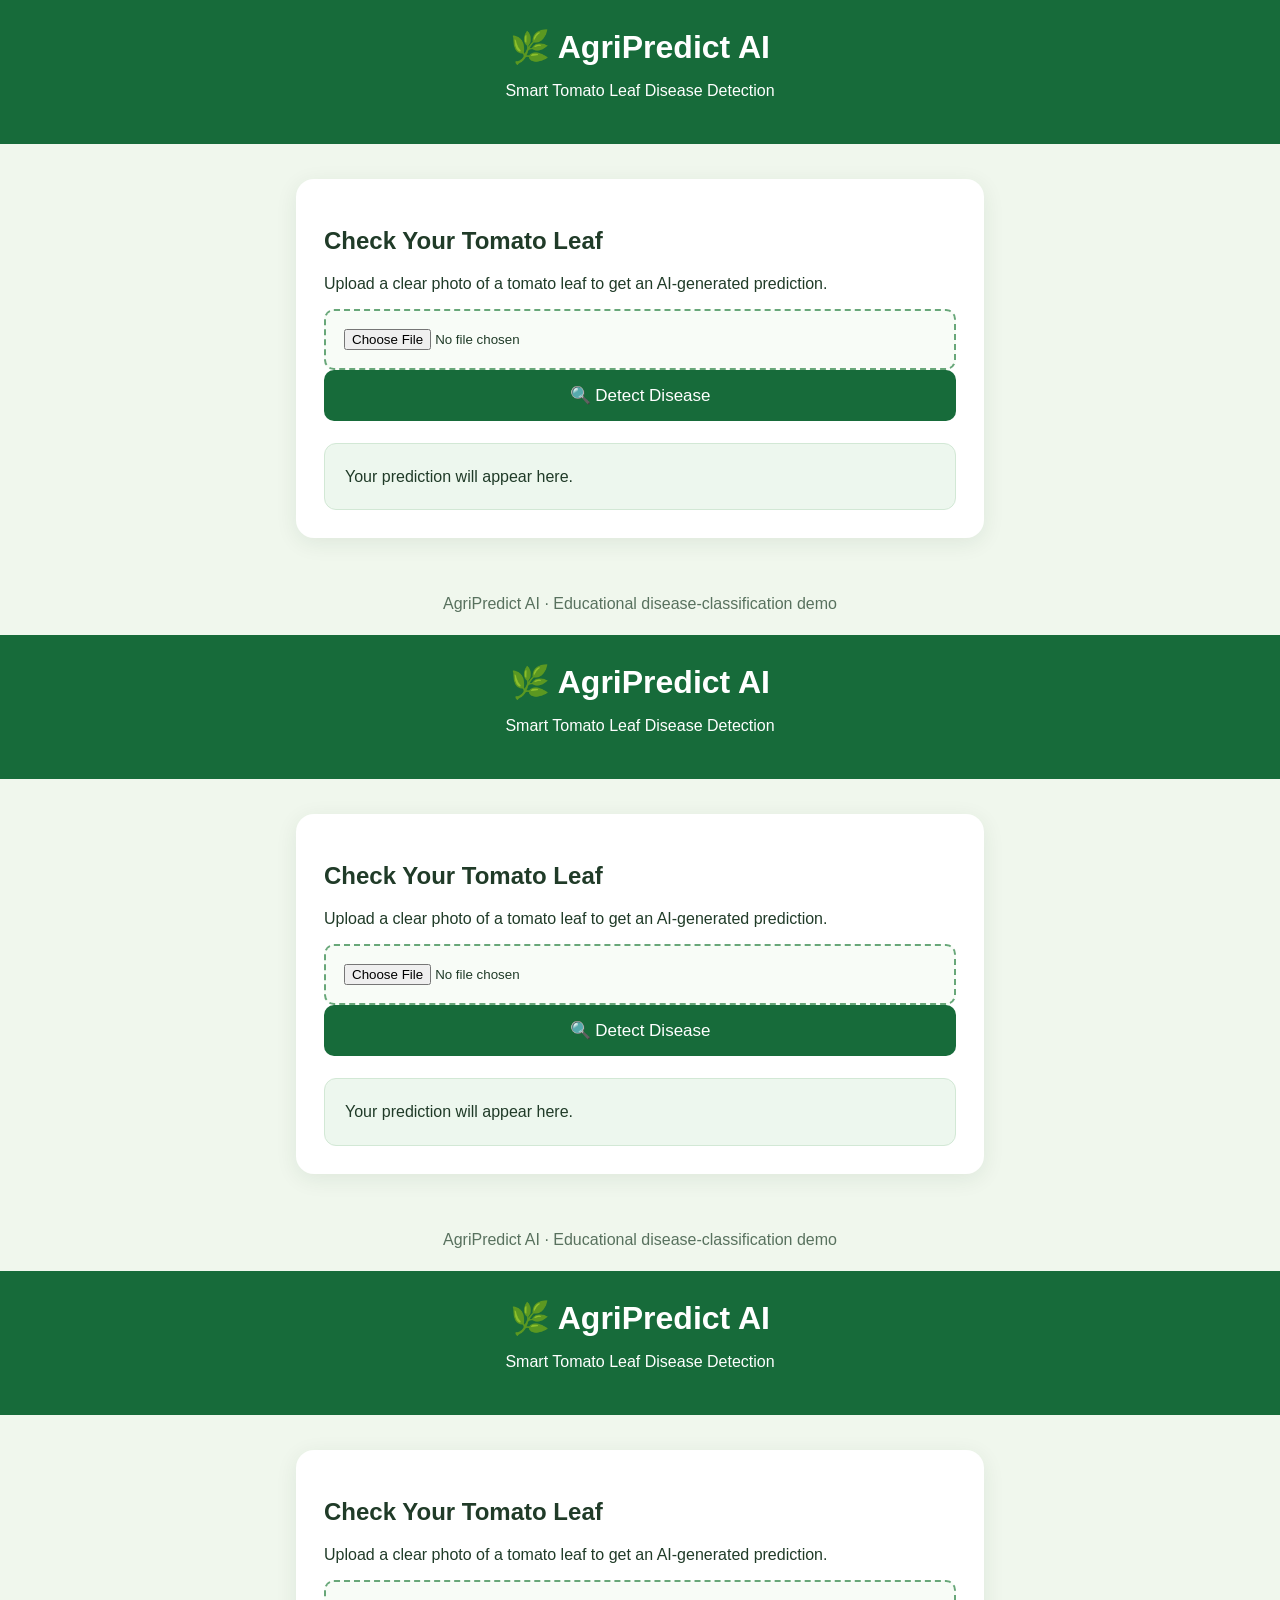
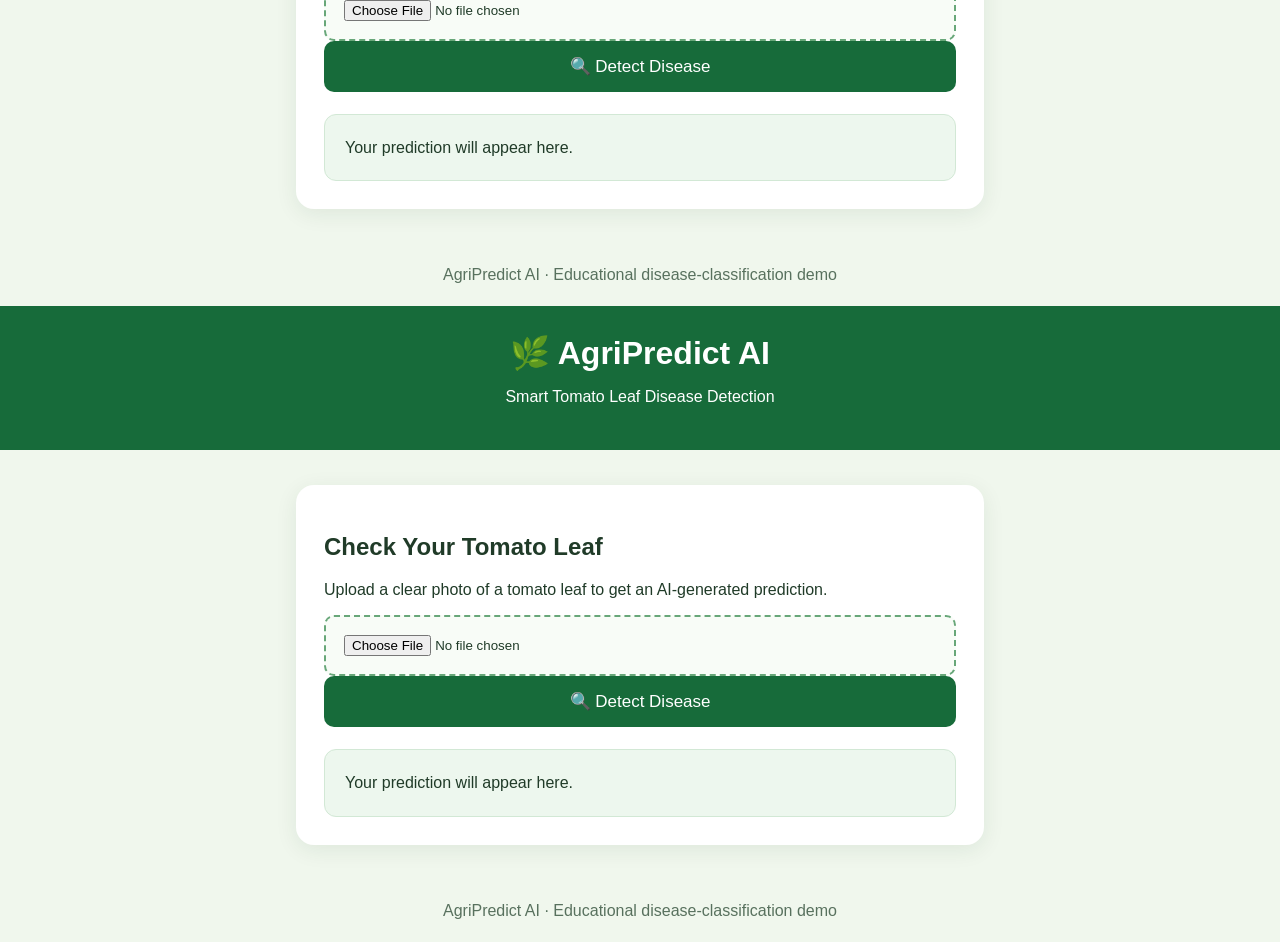
<file: index.html>
<!DOCTYPE html>
<html lang="en">
<head>
<meta charset="UTF-8">
<meta name="viewport" content="width=device-width, initial-scale=1.0">
<title>AgriPredict AI | Tomato Disease Detection</title>
<style>
*{box-sizing:border-box}
body{margin:0;font-family:Arial,sans-serif;background:#f0f7ed;color:#203b28}
header{background:#176b3a;color:white;text-align:center;padding:28px 16px}
header h1{margin:0 0 8px}
main{max-width:720px;margin:35px auto;padding:0 16px}
.panel{background:white;padding:28px;border-radius:18px;box-shadow:0 5px 22px #173e2215}
.upload{display:block;width:100%;padding:18px;border:2px dashed #68a779;border-radius:10px;background:#f8fcf7;cursor:pointer}
img{display:block;max-width:100%;max-height:320px;margin:20px auto;border-radius:12px}
button{width:100%;padding:15px;border:0;border-radius:10px;background:#176b3a;color:white;font-size:17px;cursor:pointer}
button:disabled{opacity:.6;cursor:wait}
#result{margin-top:22px;padding:20px;border-radius:12px;background:#edf7ee;border:1px solid #d2e8d5;overflow-wrap:anywhere;line-height:1.6}
#result h3{margin-top:0;color:#176b3a;font-size:22px}
.confidence-track{width:100%;height:13px;background:#d8e6da;border-radius:20px;overflow:hidden;margin:10px 0 16px}
.confidence-fill{height:100%;background:#238348;border-radius:20px;transition:width .5s ease}
.warning{padding:12px;border-radius:8px;background:#fff4d6;color:#72520b;margin-top:14px}
.hidden{display:none}
footer{text-align:center;padding:22px;color:#58715e}
</style>
</head>
<body>
<header>
<h1>🌿 AgriPredict AI</h1>
<p>Smart Tomato Leaf Disease Detection</p>
</header>
<main>
<section class="panel">
<h2>Check Your Tomato Leaf</h2>
<p>Upload a clear photo of a tomato leaf to get an AI-generated prediction.</p>
<input class="upload" type="file" id="imageInput" accept="image/*">
<img id="preview" class="hidden" alt="Selected tomato leaf">
<button id="predictButton" type="button">🔍 Detect Disease</button>
<div id="result" role="status" aria-live="polite">Your prediction will appear here.</div>
</section>
</main>
<footer>AgriPredict AI · Educational disease-classification demo</footer>
<script>
const input=document.getElementById("imageInput");
const preview=document.getElementById("preview");
const button=document.getElementById("predictButton");
const result=document.getElementById("result");
let previewUrl=null;

input.addEventListener("change",()=>{
    const file=input.files[0];
    if(!file){preview.classList.add("hidden");return;}
    if(!file.type.startsWith("image/")){
        result.textContent="Please choose a valid image file.";
        input.value="";
        preview.classList.add("hidden");
        return;
    }
    if(previewUrl)URL.revokeObjectURL(previewUrl);
    previewUrl=URL.createObjectURL(file);
    preview.src=previewUrl;
    preview.classList.remove("hidden");
    result.textContent="Image selected. Click Detect Disease.";
});

button.addEventListener("click",async()=>{
    const file=input.files[0];
    if(!file){result.textContent="Please select a tomato leaf image first.";return;}

    button.disabled=true;
    result.textContent="🌱 Analyzing your image... Please wait.";

    try{
        const imageData=await new Promise((resolve,reject)=>{
            const reader=new FileReader();
            reader.onload=()=>resolve(reader.result);
            reader.onerror=()=>reject(new Error("Could not read image."));
            reader.readAsDataURL(file);
        });

        const response=await fetch("http://127.0.0.1:8001/disease_predict",{
            method:"POST",
            headers:{"Content-Type":"application/json"},
            body:JSON.stringify({image:imageData})
        });

        const data=await response.json();
        if(!response.ok||!data.success)throw new Error(data.error||"Prediction failed.");

        const score=Number(data.confidence);
        result.replaceChildren();

        const heading=document.createElement("h3");
        heading.textContent="🌿 Prediction: "+data.disease;

        const confidence=document.createElement("p");
        confidence.textContent="Model confidence: "+score.toFixed(2)+"%";

        const track=document.createElement("div");
        track.className="confidence-track";
        track.setAttribute("role","progressbar");
        track.setAttribute("aria-valuemin","0");
        track.setAttribute("aria-valuemax","100");
        track.setAttribute("aria-valuenow",String(score));
        track.setAttribute("aria-label","Model confidence");

        const fill=document.createElement("div");
        fill.className="confidence-fill";
        fill.style.width=Math.max(0,Math.min(100,score))+"%";
        track.appendChild(fill);

        const note=document.createElement("p");
        note.textContent="This is an AI-generated prediction, not a confirmed diagnosis.";

        const warning=document.createElement("div");
        warning.className="warning";
        warning.textContent=score<60
          ?"⚠️ Low confidence. Try a clearer leaf photo and consult an agricultural expert."
          :"⚠️ Verify the result with an agricultural expert before choosing treatment. Confidence does not guarantee correctness.";

        result.append(heading,confidence,track,note,warning);
    }catch(error){
        result.textContent="Could not get prediction. Ensure the API is running in the other CMD window. Details: "+error.message;
    }finally{
        button.disabled=false;
    }
});
</script>
</body>
</html><!DOCTYPE html>
<html lang="en">
<head>
<meta charset="UTF-8">
<meta name="viewport" content="width=device-width, initial-scale=1.0">
<title>AgriPredict AI | Tomato Disease Detection</title>
<style>
*{box-sizing:border-box}
body{margin:0;font-family:Arial,sans-serif;background:#f0f7ed;color:#203b28}
header{background:#176b3a;color:white;text-align:center;padding:28px 16px}
header h1{margin:0 0 8px}
main{max-width:720px;margin:35px auto;padding:0 16px}
.panel{background:white;padding:28px;border-radius:18px;box-shadow:0 5px 22px #173e2215}
.upload{display:block;width:100%;padding:18px;border:2px dashed #68a779;border-radius:10px;background:#f8fcf7;cursor:pointer}
img{display:block;max-width:100%;max-height:320px;margin:20px auto;border-radius:12px}
button{width:100%;padding:15px;border:0;border-radius:10px;background:#176b3a;color:white;font-size:17px;cursor:pointer}
button:disabled{opacity:.6;cursor:wait}
#result{margin-top:22px;padding:20px;border-radius:12px;background:#edf7ee;border:1px solid #d2e8d5;overflow-wrap:anywhere;line-height:1.6}
#result h3{margin-top:0;color:#176b3a;font-size:22px}
.confidence-track{width:100%;height:13px;background:#d8e6da;border-radius:20px;overflow:hidden;margin:10px 0 16px}
.confidence-fill{height:100%;background:#238348;border-radius:20px;transition:width .5s ease}
.warning{padding:12px;border-radius:8px;background:#fff4d6;color:#72520b;margin-top:14px}
.hidden{display:none}
footer{text-align:center;padding:22px;color:#58715e}
</style>
</head>
<body>
<header>
<h1>🌿 AgriPredict AI</h1>
<p>Smart Tomato Leaf Disease Detection</p>
</header>
<main>
<section class="panel">
<h2>Check Your Tomato Leaf</h2>
<p>Upload a clear photo of a tomato leaf to get an AI-generated prediction.</p>
<input class="upload" type="file" id="imageInput" accept="image/*">
<img id="preview" class="hidden" alt="Selected tomato leaf">
<button id="predictButton" type="button">🔍 Detect Disease</button>
<div id="result" role="status" aria-live="polite">Your prediction will appear here.</div>
</section>
</main>
<footer>AgriPredict AI · Educational disease-classification demo</footer>
<script>
const input=document.getElementById("imageInput");
const preview=document.getElementById("preview");
const button=document.getElementById("predictButton");
const result=document.getElementById("result");
let previewUrl=null;

input.addEventListener("change",()=>{
    const file=input.files[0];
    if(!file){preview.classList.add("hidden");return;}
    if(!file.type.startsWith("image/")){
        result.textContent="Please choose a valid image file.";
        input.value="";
        preview.classList.add("hidden");
        return;
    }
    if(previewUrl)URL.revokeObjectURL(previewUrl);
    previewUrl=URL.createObjectURL(file);
    preview.src=previewUrl;
    preview.classList.remove("hidden");
    result.textContent="Image selected. Click Detect Disease.";
});

button.addEventListener("click",async()=>{
    const file=input.files[0];
    if(!file){result.textContent="Please select a tomato leaf image first.";return;}

    button.disabled=true;
    result.textContent="🌱 Analyzing your image... Please wait.";

    try{
        const imageData=await new Promise((resolve,reject)=>{
            const reader=new FileReader();
            reader.onload=()=>resolve(reader.result);
            reader.onerror=()=>reject(new Error("Could not read image."));
            reader.readAsDataURL(file);
        });

        const response=await fetch("http://127.0.0.1:8001/disease_predict",{
            method:"POST",
            headers:{"Content-Type":"application/json"},
            body:JSON.stringify({image:imageData})
        });

        const data=await response.json();
        if(!response.ok||!data.success)throw new Error(data.error||"Prediction failed.");

        const score=Number(data.confidence);
        result.replaceChildren();

        const heading=document.createElement("h3");
        heading.textContent="🌿 Prediction: "+data.disease;

        const confidence=document.createElement("p");
        confidence.textContent="Model confidence: "+score.toFixed(2)+"%";

        const track=document.createElement("div");
        track.className="confidence-track";
        track.setAttribute("role","progressbar");
        track.setAttribute("aria-valuemin","0");
        track.setAttribute("aria-valuemax","100");
        track.setAttribute("aria-valuenow",String(score));
        track.setAttribute("aria-label","Model confidence");

        const fill=document.createElement("div");
        fill.className="confidence-fill";
        fill.style.width=Math.max(0,Math.min(100,score))+"%";
        track.appendChild(fill);

        const note=document.createElement("p");
        note.textContent="This is an AI-generated prediction, not a confirmed diagnosis.";

        const warning=document.createElement("div");
        warning.className="warning";
        warning.textContent=score<60
          ?"⚠️ Low confidence. Try a clearer leaf photo and consult an agricultural expert."
          :"⚠️ Verify the result with an agricultural expert before choosing treatment. Confidence does not guarantee correctness.";

        result.append(heading,confidence,track,note,warning);
    }catch(error){
        result.textContent="Could not get prediction. Ensure the API is running in the other CMD window. Details: "+error.message;
    }finally{
        button.disabled=false;
    }
});
</script>
</body>
</html><!DOCTYPE html>
<html lang="en">
<head>
<meta charset="UTF-8">
<meta name="viewport" content="width=device-width, initial-scale=1.0">
<title>AgriPredict AI | Tomato Disease Detection</title>
<style>
*{box-sizing:border-box}
body{margin:0;font-family:Arial,sans-serif;background:#f0f7ed;color:#203b28}
header{background:#176b3a;color:white;text-align:center;padding:28px 16px}
header h1{margin:0 0 8px}
main{max-width:720px;margin:35px auto;padding:0 16px}
.panel{background:white;padding:28px;border-radius:18px;box-shadow:0 5px 22px #173e2215}
.upload{display:block;width:100%;padding:18px;border:2px dashed #68a779;border-radius:10px;background:#f8fcf7;cursor:pointer}
img{display:block;max-width:100%;max-height:320px;margin:20px auto;border-radius:12px}
button{width:100%;padding:15px;border:0;border-radius:10px;background:#176b3a;color:white;font-size:17px;cursor:pointer}
button:disabled{opacity:.6;cursor:wait}
#result{margin-top:22px;padding:20px;border-radius:12px;background:#edf7ee;border:1px solid #d2e8d5;overflow-wrap:anywhere;line-height:1.6}
#result h3{margin-top:0;color:#176b3a;font-size:22px}
.confidence-track{width:100%;height:13px;background:#d8e6da;border-radius:20px;overflow:hidden;margin:10px 0 16px}
.confidence-fill{height:100%;background:#238348;border-radius:20px;transition:width .5s ease}
.warning{padding:12px;border-radius:8px;background:#fff4d6;color:#72520b;margin-top:14px}
.hidden{display:none}
footer{text-align:center;padding:22px;color:#58715e}
</style>
</head>
<body>
<header>
<h1>🌿 AgriPredict AI</h1>
<p>Smart Tomato Leaf Disease Detection</p>
</header>
<main>
<section class="panel">
<h2>Check Your Tomato Leaf</h2>
<p>Upload a clear photo of a tomato leaf to get an AI-generated prediction.</p>
<input class="upload" type="file" id="imageInput" accept="image/*">
<img id="preview" class="hidden" alt="Selected tomato leaf">
<button id="predictButton" type="button">🔍 Detect Disease</button>
<div id="result" role="status" aria-live="polite">Your prediction will appear here.</div>
</section>
</main>
<footer>AgriPredict AI · Educational disease-classification demo</footer>
<script>
const input=document.getElementById("imageInput");
const preview=document.getElementById("preview");
const button=document.getElementById("predictButton");
const result=document.getElementById("result");
let previewUrl=null;

input.addEventListener("change",()=>{
    const file=input.files[0];
    if(!file){preview.classList.add("hidden");return;}
    if(!file.type.startsWith("image/")){
        result.textContent="Please choose a valid image file.";
        input.value="";
        preview.classList.add("hidden");
        return;
    }
    if(previewUrl)URL.revokeObjectURL(previewUrl);
    previewUrl=URL.createObjectURL(file);
    preview.src=previewUrl;
    preview.classList.remove("hidden");
    result.textContent="Image selected. Click Detect Disease.";
});

button.addEventListener("click",async()=>{
    const file=input.files[0];
    if(!file){result.textContent="Please select a tomato leaf image first.";return;}

    button.disabled=true;
    result.textContent="🌱 Analyzing your image... Please wait.";

    try{
        const imageData=await new Promise((resolve,reject)=>{
            const reader=new FileReader();
            reader.onload=()=>resolve(reader.result);
            reader.onerror=()=>reject(new Error("Could not read image."));
            reader.readAsDataURL(file);
        });

        const response=await fetch("http://127.0.0.1:8001/disease_predict",{
            method:"POST",
            headers:{"Content-Type":"application/json"},
            body:JSON.stringify({image:imageData})
        });

        const data=await response.json();
        if(!response.ok||!data.success)throw new Error(data.error||"Prediction failed.");

        const score=Number(data.confidence);
        result.replaceChildren();

        const heading=document.createElement("h3");
        heading.textContent="🌿 Prediction: "+data.disease;

        const confidence=document.createElement("p");
        confidence.textContent="Model confidence: "+score.toFixed(2)+"%";

        const track=document.createElement("div");
        track.className="confidence-track";
        track.setAttribute("role","progressbar");
        track.setAttribute("aria-valuemin","0");
        track.setAttribute("aria-valuemax","100");
        track.setAttribute("aria-valuenow",String(score));
        track.setAttribute("aria-label","Model confidence");

        const fill=document.createElement("div");
        fill.className="confidence-fill";
        fill.style.width=Math.max(0,Math.min(100,score))+"%";
        track.appendChild(fill);

        const note=document.createElement("p");
        note.textContent="This is an AI-generated prediction, not a confirmed diagnosis.";

        const warning=document.createElement("div");
        warning.className="warning";
        warning.textContent=score<60
          ?"⚠️ Low confidence. Try a clearer leaf photo and consult an agricultural expert."
          :"⚠️ Verify the result with an agricultural expert before choosing treatment. Confidence does not guarantee correctness.";

        result.append(heading,confidence,track,note,warning);
    }catch(error){
        result.textContent="Could not get prediction. Ensure the API is running in the other CMD window. Details: "+error.message;
    }finally{
        button.disabled=false;
    }
});
</script>
</body>
</html><!DOCTYPE html>
<html lang="en">
<head>
<meta charset="UTF-8">
<meta name="viewport" content="width=device-width, initial-scale=1.0">
<title>AgriPredict AI | Tomato Disease Detection</title>
<style>
*{box-sizing:border-box}
body{margin:0;font-family:Arial,sans-serif;background:#f0f7ed;color:#203b28}
header{background:#176b3a;color:white;text-align:center;padding:28px 16px}
header h1{margin:0 0 8px}
main{max-width:720px;margin:35px auto;padding:0 16px}
.panel{background:white;padding:28px;border-radius:18px;box-shadow:0 5px 22px #173e2215}
.upload{display:block;width:100%;padding:18px;border:2px dashed #68a779;border-radius:10px;background:#f8fcf7;cursor:pointer}
img{display:block;max-width:100%;max-height:320px;margin:20px auto;border-radius:12px}
button{width:100%;padding:15px;border:0;border-radius:10px;background:#176b3a;color:white;font-size:17px;cursor:pointer}
button:disabled{opacity:.6;cursor:wait}
#result{margin-top:22px;padding:20px;border-radius:12px;background:#edf7ee;border:1px solid #d2e8d5;overflow-wrap:anywhere;line-height:1.6}
#result h3{margin-top:0;color:#176b3a;font-size:22px}
.confidence-track{width:100%;height:13px;background:#d8e6da;border-radius:20px;overflow:hidden;margin:10px 0 16px}
.confidence-fill{height:100%;background:#238348;border-radius:20px;transition:width .5s ease}
.warning{padding:12px;border-radius:8px;background:#fff4d6;color:#72520b;margin-top:14px}
.hidden{display:none}
footer{text-align:center;padding:22px;color:#58715e}
</style>
</head>
<body>
<header>
<h1>🌿 AgriPredict AI</h1>
<p>Smart Tomato Leaf Disease Detection</p>
</header>
<main>
<section class="panel">
<h2>Check Your Tomato Leaf</h2>
<p>Upload a clear photo of a tomato leaf to get an AI-generated prediction.</p>
<input class="upload" type="file" id="imageInput" accept="image/*">
<img id="preview" class="hidden" alt="Selected tomato leaf">
<button id="predictButton" type="button">🔍 Detect Disease</button>
<div id="result" role="status" aria-live="polite">Your prediction will appear here.</div>
</section>
</main>
<footer>AgriPredict AI · Educational disease-classification demo</footer>
<script>
const input=document.getElementById("imageInput");
const preview=document.getElementById("preview");
const button=document.getElementById("predictButton");
const result=document.getElementById("result");
let previewUrl=null;

input.addEventListener("change",()=>{
    const file=input.files[0];
    if(!file){preview.classList.add("hidden");return;}
    if(!file.type.startsWith("image/")){
        result.textContent="Please choose a valid image file.";
        input.value="";
        preview.classList.add("hidden");
        return;
    }
    if(previewUrl)URL.revokeObjectURL(previewUrl);
    previewUrl=URL.createObjectURL(file);
    preview.src=previewUrl;
    preview.classList.remove("hidden");
    result.textContent="Image selected. Click Detect Disease.";
});

button.addEventListener("click",async()=>{
    const file=input.files[0];
    if(!file){result.textContent="Please select a tomato leaf image first.";return;}

    button.disabled=true;
    result.textContent="🌱 Analyzing your image... Please wait.";

    try{
        const imageData=await new Promise((resolve,reject)=>{
            const reader=new FileReader();
            reader.onload=()=>resolve(reader.result);
            reader.onerror=()=>reject(new Error("Could not read image."));
            reader.readAsDataURL(file);
        });

        const response=await fetch("http://127.0.0.1:8001/disease_predict",{
            method:"POST",
            headers:{"Content-Type":"application/json"},
            body:JSON.stringify({image:imageData})
        });

        const data=await response.json();
        if(!response.ok||!data.success)throw new Error(data.error||"Prediction failed.");

        const score=Number(data.confidence);
        result.replaceChildren();

        const heading=document.createElement("h3");
        heading.textContent="🌿 Prediction: "+data.disease;

        const confidence=document.createElement("p");
        confidence.textContent="Model confidence: "+score.toFixed(2)+"%";

        const track=document.createElement("div");
        track.className="confidence-track";
        track.setAttribute("role","progressbar");
        track.setAttribute("aria-valuemin","0");
        track.setAttribute("aria-valuemax","100");
        track.setAttribute("aria-valuenow",String(score));
        track.setAttribute("aria-label","Model confidence");

        const fill=document.createElement("div");
        fill.className="confidence-fill";
        fill.style.width=Math.max(0,Math.min(100,score))+"%";
        track.appendChild(fill);

        const note=document.createElement("p");
        note.textContent="This is an AI-generated prediction, not a confirmed diagnosis.";

        const warning=document.createElement("div");
        warning.className="warning";
        warning.textContent=score<60
          ?"⚠️ Low confidence. Try a clearer leaf photo and consult an agricultural expert."
          :"⚠️ Verify the result with an agricultural expert before choosing treatment. Confidence does not guarantee correctness.";

        result.append(heading,confidence,track,note,warning);
    }catch(error){
        result.textContent="Could not get prediction. Ensure the API is running in the other CMD window. Details: "+error.message;
    }finally{
        button.disabled=false;
    }
});
</script>
</body>
</html>
</file>
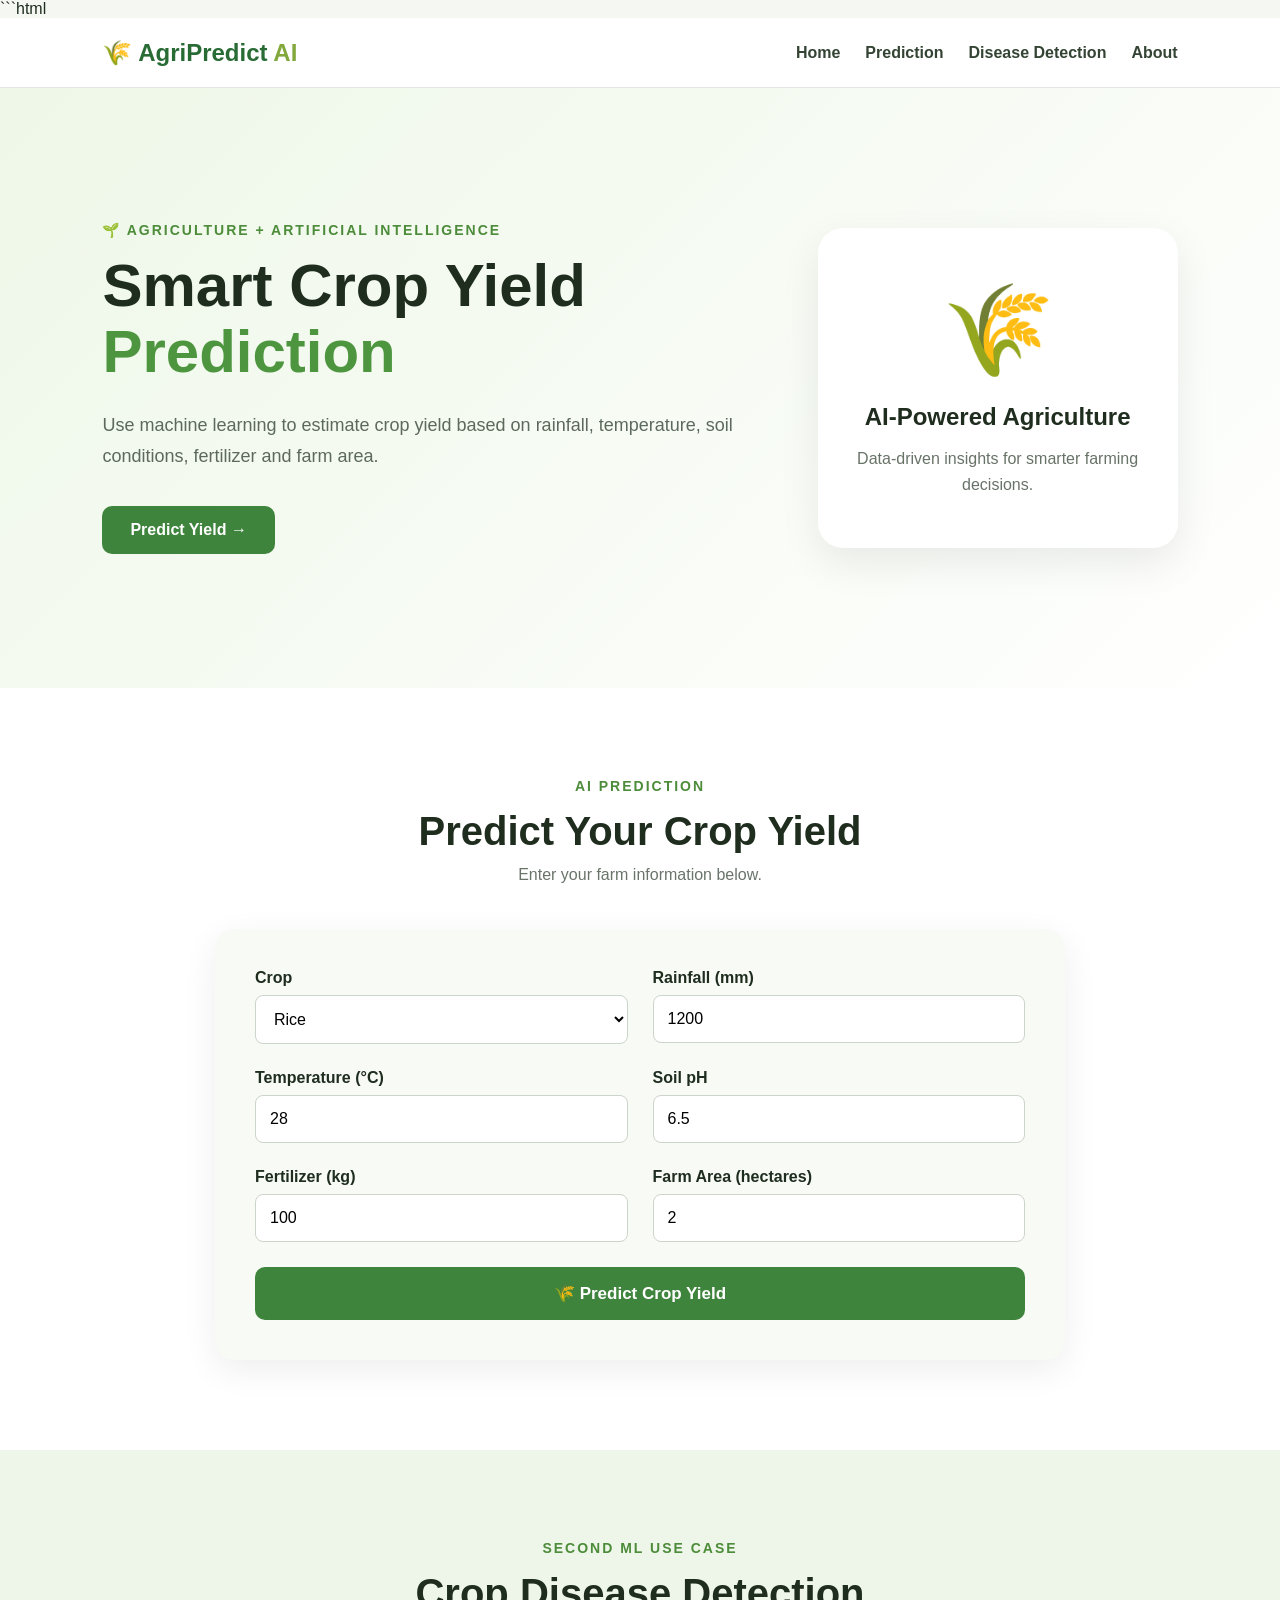
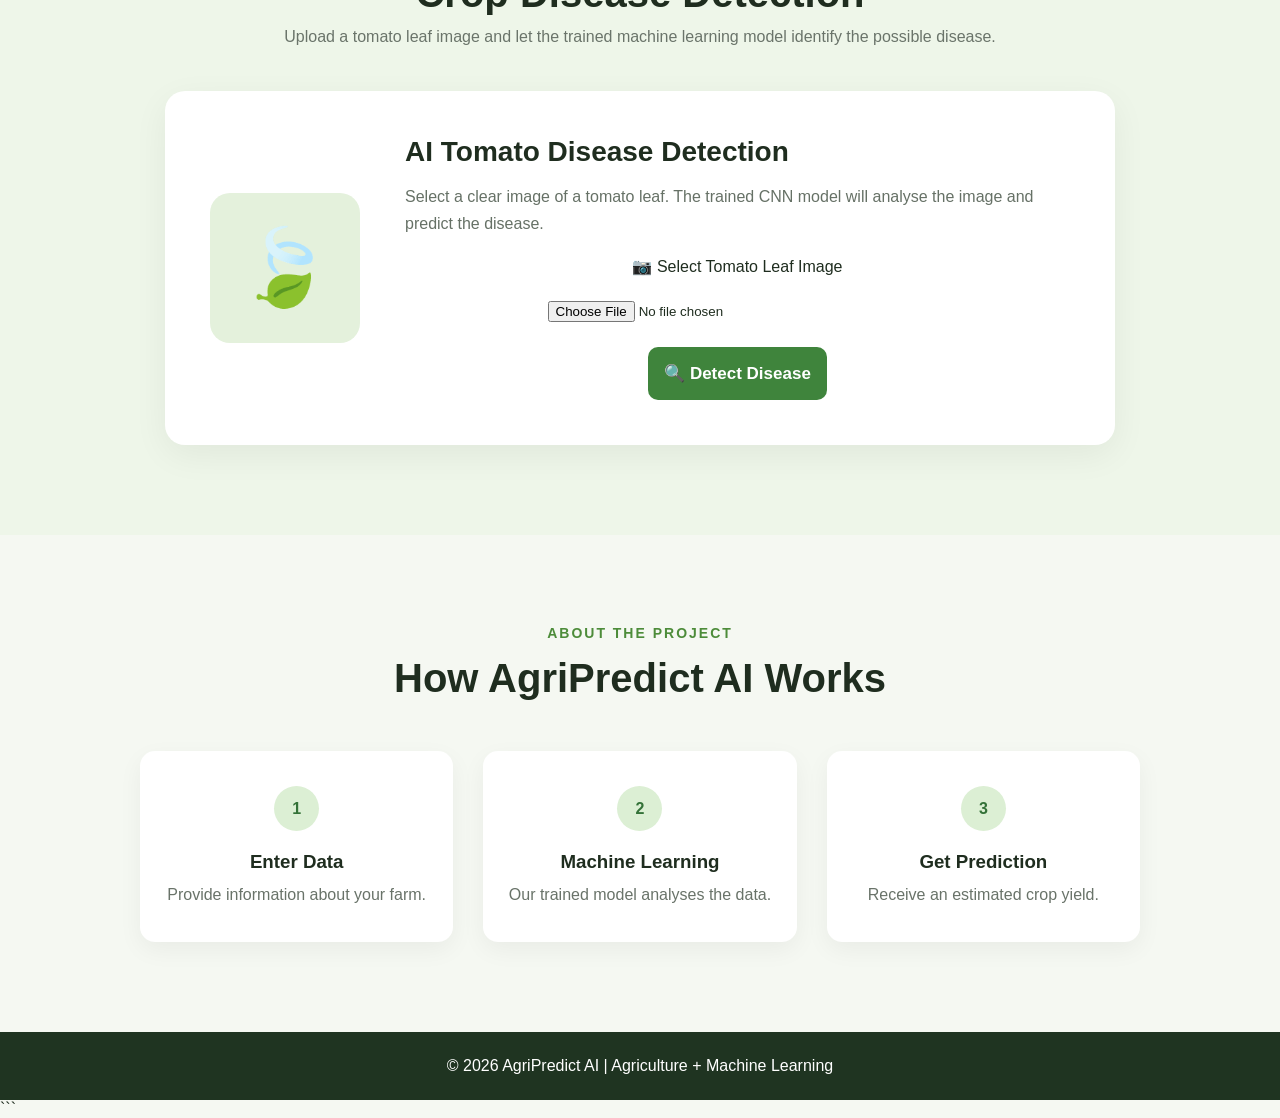
<file: web/index.html>
```html
<!DOCTYPE html>
<html lang="en">

<head>

    <meta charset="UTF-8">

    <meta name="viewport" content="width=device-width, initial-scale=1.0">

    <title>AgriPredict AI</title>

    <link rel="stylesheet" href="style.css">

</head>


<body>


    <!-- HEADER -->

    <header>

        <div class="logo">
            🌾 AgriPredict <span>AI</span>
        </div>

        <nav>

            <a href="#home">Home</a>

            <a href="#predict">Prediction</a>

            <a href="#disease">Disease Detection</a>

            <a href="#about">About</a>

        </nav>

    </header>



    <!-- HERO SECTION -->

    <main>

        <section id="home" class="hero">

            <div class="hero-text">

                <p class="tag">
                    🌱 AGRICULTURE + ARTIFICIAL INTELLIGENCE
                </p>

                <h1>
                    Smart Crop Yield
                    <span>Prediction</span>
                </h1>

                <p>
                    Use machine learning to estimate crop yield
                    based on rainfall, temperature, soil conditions,
                    fertilizer and farm area.
                </p>

                <a href="#predict" class="button">
                    Predict Yield →
                </a>

            </div>



            <div class="hero-card">

                <div class="crop-icon">
                    🌾
                </div>

                <h3>
                    AI-Powered Agriculture
                </h3>

                <p>
                    Data-driven insights for smarter
                    farming decisions.
                </p>

            </div>

        </section>



        <!-- CROP YIELD PREDICTION -->

        <section id="predict" class="prediction-section">

            <div class="section-heading">

                <p class="tag">
                    AI PREDICTION
                </p>

                <h2>
                    Predict Your Crop Yield
                </h2>

                <p>
                    Enter your farm information below.
                </p>

            </div>



            <div class="prediction-card">


                <div class="form-group">

                    <label>
                        Crop
                    </label>

                    <select id="crop">

                        <option value="Rice">
                            Rice
                        </option>

                        <option value="Wheat">
                            Wheat
                        </option>

                        <option value="Maize">
                            Maize
                        </option>

                    </select>

                </div>



                <div class="form-group">

                    <label>
                        Rainfall (mm)
                    </label>

                    <input
                        type="number"
                        id="rainfall"
                        value="1200"
                        min="0"
                    >

                </div>



                <div class="form-group">

                    <label>
                        Temperature (°C)
                    </label>

                    <input
                        type="number"
                        id="temperature"
                        value="28"
                    >

                </div>



                <div class="form-group">

                    <label>
                        Soil pH
                    </label>

                    <input
                        type="number"
                        id="soil_ph"
                        value="6.5"
                        step="0.1"
                    >

                </div>



                <div class="form-group">

                    <label>
                        Fertilizer (kg)
                    </label>

                    <input
                        type="number"
                        id="fertilizer"
                        value="100"
                        min="0"
                    >

                </div>



                <div class="form-group">

                    <label>
                        Farm Area (hectares)
                    </label>

                    <input
                        type="number"
                        id="area"
                        value="2"
                        min="0"
                        step="0.1"
                    >

                </div>



                <button
                    onclick="predictYield()"
                    class="predict-button"
                >

                    🌾 Predict Crop Yield

                </button>



                <div
                    id="result"
                    class="result hidden"
                >

                    <p>
                        Predicted Crop Yield
                    </p>

                    <h2 id="prediction-value">
                        --
                    </h2>

                    <span>
                        tons
                    </span>

                </div>


            </div>

        </section>



        <!-- CROP DISEASE DETECTION -->

        <section
            id="disease"
            class="disease-section"
        >

            <div class="section-heading">

                <p class="tag">
                    SECOND ML USE CASE
                </p>

                <h2>
                    Crop Disease Detection
                </h2>

                <p>
                    Upload a tomato leaf image and let the
                    trained machine learning model identify
                    the possible disease.
                </p>

            </div>



            <div class="disease-card">

                <div class="disease-icon">
                    🍃
                </div>


                <div class="disease-content">

                    <h3>
                        AI Tomato Disease Detection
                    </h3>

                    <p>
                        Select a clear image of a tomato leaf.
                        The trained CNN model will analyse the
                        image and predict the disease.
                    </p>



                    <div class="disease-upload">

                        <label for="disease-image">
                            📷 Select Tomato Leaf Image
                        </label>

                        <input
                            type="file"
                            id="disease-image"
                            accept="image/*"
                        >


                        <img
                            id="disease-preview"
                            class="disease-preview hidden"
                            alt="Selected tomato leaf"
                        >


                        <button
                            type="button"
                            onclick="predictDisease()"
                            class="predict-button"
                        >
                            🔍 Detect Disease
                        </button>

                    </div>



                    <div
                        id="disease-result"
                        class="result hidden"
                    >

                        <p>
                            Predicted Disease
                        </p>

                        <h2 id="disease-name">
                            --
                        </h2>

                        <span id="disease-confidence">
                            --
                        </span>

                    </div>


                </div>

            </div>

        </section>



        <!-- ABOUT -->

        <section
            id="about"
            class="about"
        >

            <p class="tag">
                ABOUT THE PROJECT
            </p>

            <h2>
                How AgriPredict AI Works
            </h2>



            <div class="steps">


                <div class="step">

                    <div>
                        1
                    </div>

                    <h3>
                        Enter Data
                    </h3>

                    <p>
                        Provide information
                        about your farm.
                    </p>

                </div>



                <div class="step">

                    <div>
                        2
                    </div>

                    <h3>
                        Machine Learning
                    </h3>

                    <p>
                        Our trained model
                        analyses the data.
                    </p>

                </div>



                <div class="step">

                    <div>
                        3
                    </div>

                    <h3>
                        Get Prediction
                    </h3>

                    <p>
                        Receive an estimated
                        crop yield.
                    </p>

                </div>


            </div>

        </section>


    </main>



    <!-- FOOTER -->

    <footer>

        <p>
            © 2026 AgriPredict AI |
            Agriculture + Machine Learning
        </p>

    </footer>



    <script src="script.js"></script>


</body>

</html>
```
</file>
<file: web/style.css>
* {
    margin: 0;
    padding: 0;
    box-sizing: border-box;
}


html {
    scroll-behavior: smooth;
}


body {

    font-family: Arial, sans-serif;

    background: #f5f8f2;

    color: #1f2d1f;

}



/* =========================
   HEADER
========================= */


header {

    height: 70px;

    display: flex;

    justify-content: space-between;

    align-items: center;

    padding: 0 8%;

    background: white;

    border-bottom: 1px solid #e5e5e5;

}


.logo {

    font-size: 24px;

    font-weight: bold;

    color: #286b35;

}


.logo span {

    color: #82a83b;

}


nav {

    display: flex;

    gap: 25px;

}


nav a {

    text-decoration: none;

    color: #344434;

    font-weight: 600;

}


nav a:hover {

    color: #3d8b45;

}



/* =========================
   HERO
========================= */


.hero {

    min-height: 600px;

    padding: 80px 8%;

    display: flex;

    align-items: center;

    justify-content: space-between;

    gap: 50px;

    background: linear-gradient(
        135deg,
        #eef7e8,
        #ffffff
    );

}


.hero-text {

    max-width: 650px;

}


.tag {

    color: #4d8c3a;

    font-size: 14px;

    font-weight: bold;

    letter-spacing: 2px;

    margin-bottom: 15px;

}


.hero h1 {

    font-size: 60px;

    line-height: 1.1;

    margin-bottom: 25px;

}


.hero h1 span {

    color: #4d963f;

}


.hero-text > p:not(.tag) {

    font-size: 18px;

    line-height: 1.7;

    color: #5d695d;

    margin-bottom: 35px;

}


.button {

    display: inline-block;

    padding: 15px 28px;

    background: #3f843c;

    color: white;

    text-decoration: none;

    border-radius: 10px;

    font-weight: bold;

}


.button:hover {

    background: #326d31;

}



/* =========================
   HERO CARD
========================= */


.hero-card {

    width: 360px;

    padding: 50px 35px;

    text-align: center;

    background: white;

    border-radius: 25px;

    box-shadow:
        0 15px 40px rgba(0,0,0,0.08);

}


.crop-icon {

    font-size: 90px;

    margin-bottom: 20px;

}


.hero-card h3 {

    font-size: 24px;

    margin-bottom: 15px;

}


.hero-card p {

    color: #687368;

    line-height: 1.6;

}



/* =========================
   PREDICTION SECTION
========================= */


.prediction-section {

    padding: 90px 8%;

    background: white;

}


.section-heading {

    text-align: center;

    margin-bottom: 45px;

}


.section-heading h2,
.about h2 {

    font-size: 40px;

    margin-bottom: 12px;

}


.section-heading p:not(.tag) {

    color: #6a746a;

}



/* =========================
   PREDICTION FORM
========================= */


.prediction-card {

    max-width: 850px;

    margin: auto;

    padding: 40px;

    border-radius: 20px;

    background: #f7faf5;

    box-shadow:
        0 10px 35px rgba(0,0,0,0.07);

    display: grid;

    grid-template-columns: 1fr 1fr;

    gap: 25px;

}


.form-group {

    display: flex;

    flex-direction: column;

    gap: 8px;

}


.form-group label {

    font-weight: bold;

}


.form-group input,
.form-group select {

    padding: 14px;

    border: 1px solid #ccd5ca;

    border-radius: 8px;

    font-size: 16px;

    background: white;

}


.form-group input:focus,
.form-group select:focus {

    outline: 2px solid #78a86b;

}



/* =========================
   PREDICT BUTTON
========================= */


.predict-button {

    grid-column: 1 / -1;

    padding: 16px;

    border: none;

    border-radius: 10px;

    background: #3f843c;

    color: white;

    font-size: 17px;

    font-weight: bold;

    cursor: pointer;

}


.predict-button:hover {

    background: #326d31;

}



/* =========================
   RESULT
========================= */


.result {

    grid-column: 1 / -1;

    text-align: center;

    padding: 25px;

    background: #e7f3df;

    border-radius: 15px;

    margin-top: 10px;

}


.result p {

    color: #557052;

    margin-bottom: 8px;

}


.result h2 {

    font-size: 42px;

    color: #347238;

    display: inline;

}


.result span {

    font-size: 20px;

    color: #4f624f;

}


.hidden {

    display: none;

}



/* =========================
   DISEASE SECTION
========================= */


.disease-section {

    padding: 90px 8%;

    background: #eef6e9;

}


.disease-card {

    max-width: 950px;

    margin: auto;

    display: flex;

    align-items: center;

    gap: 45px;

    padding: 45px;

    background: white;

    border-radius: 20px;

    box-shadow:
        0 10px 35px rgba(0,0,0,0.06);

}


.disease-icon {

    min-width: 150px;

    height: 150px;

    display: flex;

    align-items: center;

    justify-content: center;

    border-radius: 20px;

    background: #e4f1dc;

    font-size: 75px;

}


.disease-content {

    flex: 1;

}


.disease-card h3 {

    font-size: 28px;

    margin-bottom: 15px;

}


.disease-card p {

    color: #667166;

    line-height: 1.7;

}


.disease-features {

    display: flex;

    gap: 35px;

    margin-top: 25px;

}


.disease-features div {

    display: flex;

    flex-direction: column;

    gap: 5px;

}


.disease-features strong {

    color: #3f843c;

    font-size: 20px;

}


.disease-features span {

    color: #566156;

    font-size: 14px;

}



/* =========================
   ABOUT
========================= */


.about {

    padding: 90px 8%;

    text-align: center;

}


.steps {

    max-width: 1000px;

    margin: 50px auto 0;

    display: grid;

    grid-template-columns:
        repeat(3, 1fr);

    gap: 30px;

}


.step {

    padding: 35px 25px;

    background: white;

    border-radius: 15px;

    box-shadow:
        0 8px 25px rgba(0,0,0,0.05);

}


.step div {

    width: 45px;

    height: 45px;

    margin: 0 auto 20px;

    display: flex;

    align-items: center;

    justify-content: center;

    border-radius: 50%;

    background: #dcefd4;

    color: #347238;

    font-weight: bold;

}


.step h3 {

    margin-bottom: 10px;

}


.step p {

    color: #697369;

    line-height: 1.5;

}



/* =========================
   FOOTER
========================= */


footer {

    padding: 25px;

    text-align: center;

    background: #1f3421;

    color: white;

}



/* =========================
   MOBILE
========================= */


@media (max-width: 800px) {


    header {

        padding: 0 5%;

    }


    nav {

        display: none;

    }


    .hero {

        flex-direction: column;

        text-align: center;

    }


    .hero h1 {

        font-size: 42px;

    }


    .hero-card {

        width: 100%;

    }


    .prediction-card {

        grid-template-columns: 1fr;

    }


    .steps {

        grid-template-columns: 1fr;

    }


    .disease-card {

        flex-direction: column;

        text-align: center;

    }


    .disease-features {

        flex-direction: column;

    }

}/* =========================
   TOMATO DISEASE UPLOAD
========================= */

.disease-upload {
    display: flex;
    flex-direction: column;
    align-items: center;
    gap: 15px;
    margin-top: 20px;
}

.disease-upload input[type="file"] {
    display: block;
    width: 100%;
    max-width: 400px;
    padding: 10px;
    cursor: pointer;
}

.disease-preview {
    display: block;
    width: 300px;
    max-width: 100%;
    max-height: 300px;
    object-fit: contain;
    border-radius: 12px;
    margin-top: 10px;
}

.disease-preview.hidden {
    display: none;
}
</file>
